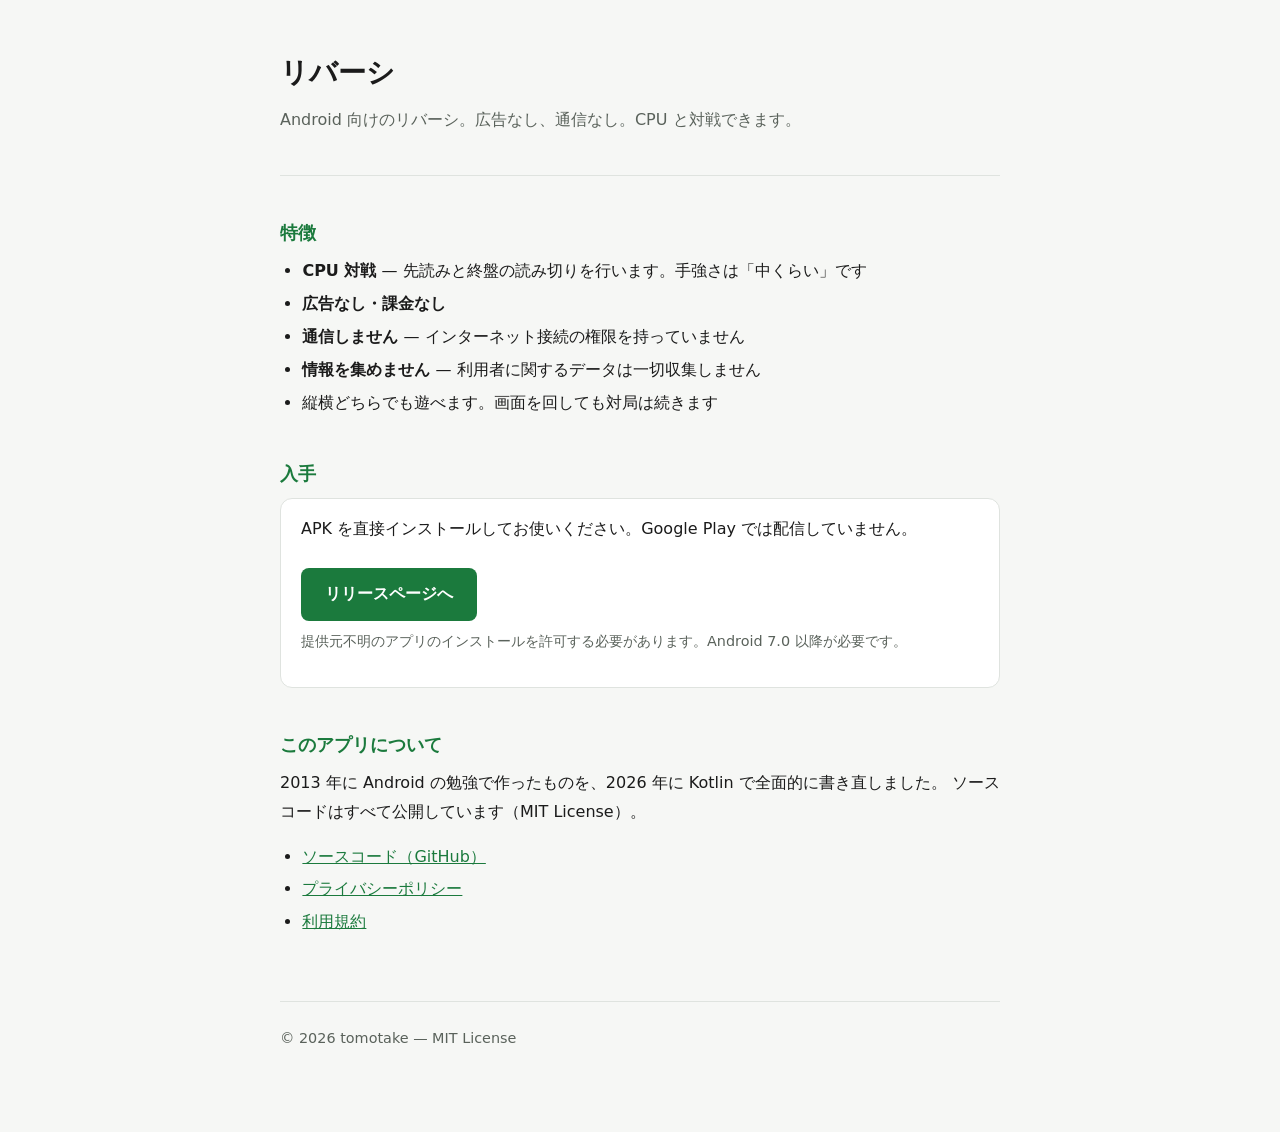
<file: docs/index.html>
<!DOCTYPE html>
<html lang="ja">
<head>
<meta charset="utf-8">
<meta name="viewport" content="width=device-width, initial-scale=1">
<title>リバーシ</title>
<meta name="description" content="Android 向けのリバーシ。広告なし、通信なし、CPU 対戦つき。">
<link rel="stylesheet" href="style.css">
</head>
<body>
<main>

<header>
<h1>リバーシ</h1>
<p class="lead">Android 向けのリバーシ。広告なし、通信なし。CPU と対戦できます。</p>
</header>

<h2>特徴</h2>
<ul>
<li><strong>CPU 対戦</strong> — 先読みと終盤の読み切りを行います。手強さは「中くらい」です</li>
<li><strong>広告なし・課金なし</strong></li>
<li><strong>通信しません</strong> — インターネット接続の権限を持っていません</li>
<li><strong>情報を集めません</strong> — 利用者に関するデータは一切収集しません</li>
<li>縦横どちらでも遊べます。画面を回しても対局は続きます</li>
</ul>

<h2>入手</h2>
<div class="card">
<p>APK を直接インストールしてお使いください。Google Play では配信していません。</p>
<a class="button" href="https://github.com/tomoka/ReversiStudy/releases">リリースページへ</a>
<p class="meta">提供元不明のアプリのインストールを許可する必要があります。Android 7.0 以降が必要です。</p>
</div>

<h2>このアプリについて</h2>
<p>
2013 年に Android の勉強で作ったものを、2026 年に Kotlin で全面的に書き直しました。
ソースコードはすべて公開しています（MIT License）。
</p>
<ul>
<li><a href="https://github.com/tomoka/ReversiStudy">ソースコード（GitHub）</a></li>
<li><a href="privacy.html">プライバシーポリシー</a></li>
<li><a href="terms.html">利用規約</a></li>
</ul>

<footer>
<p>&copy; 2026 tomotake — MIT License</p>
</footer>

</main>
</body>
</html>
</file>
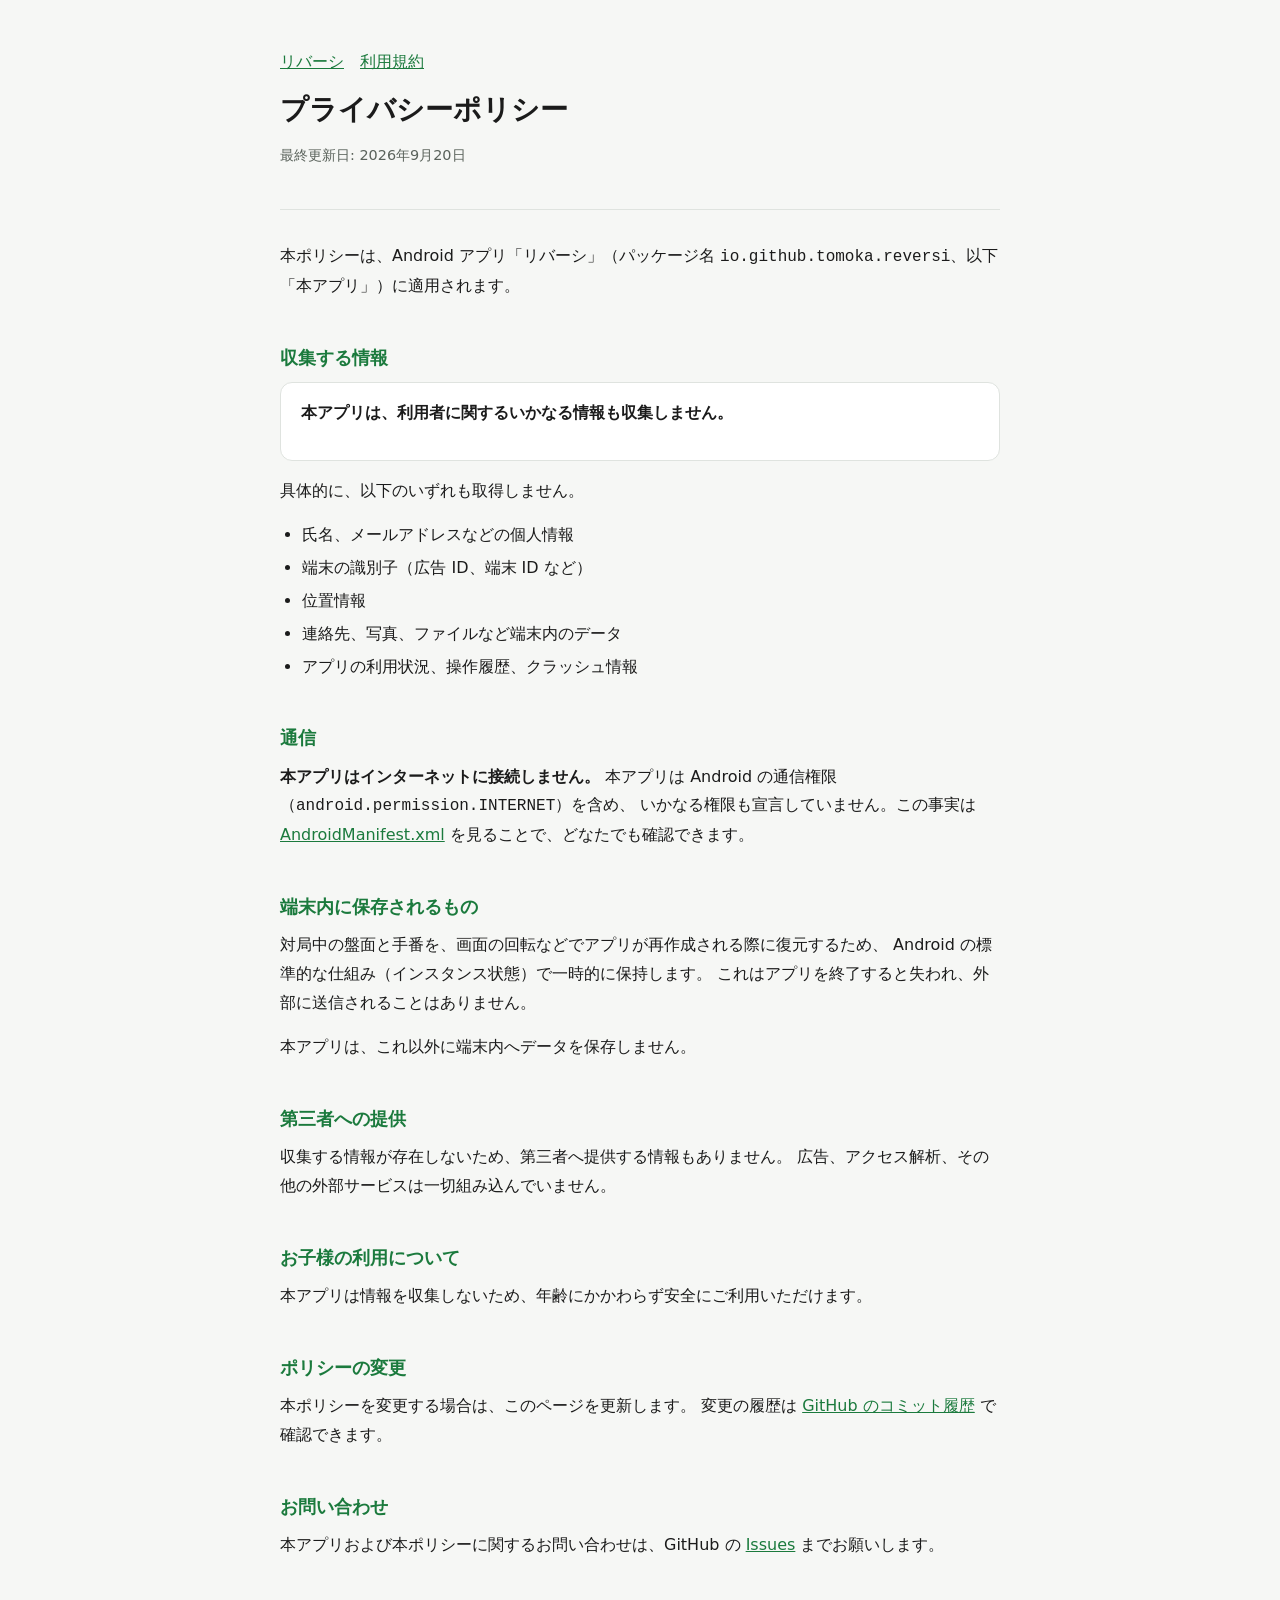
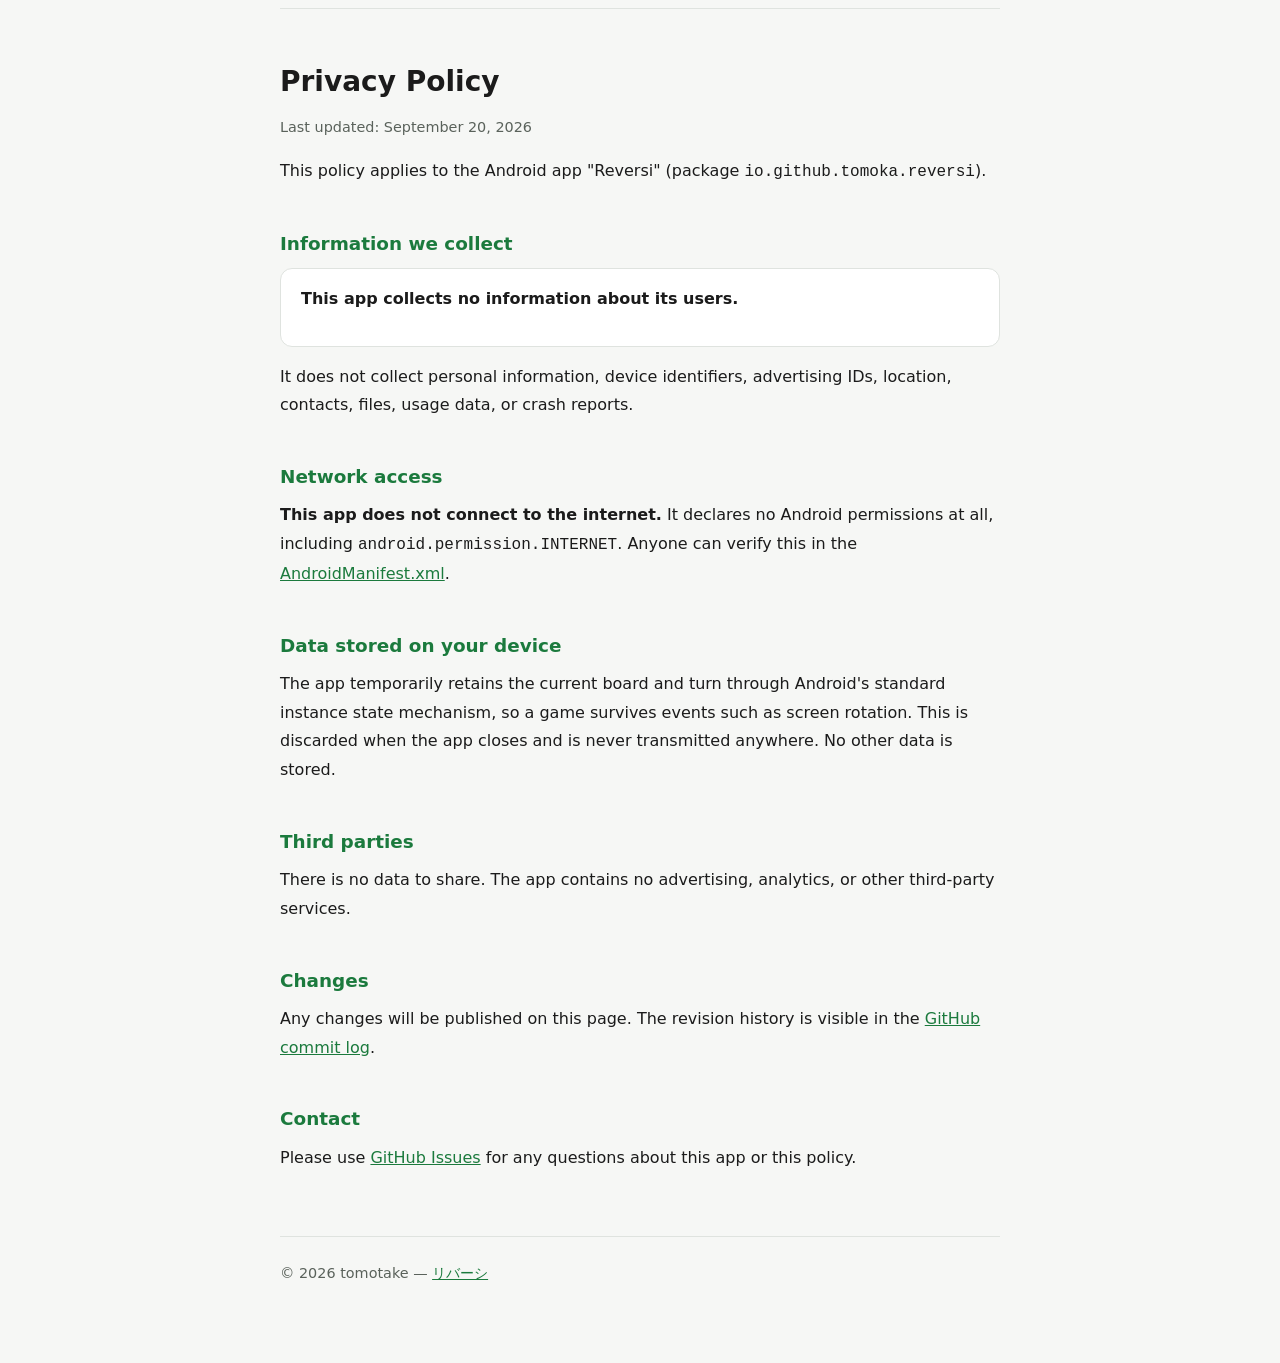
<file: docs/privacy.html>
<!DOCTYPE html>
<html lang="ja">
<head>
<meta charset="utf-8">
<meta name="viewport" content="width=device-width, initial-scale=1">
<title>プライバシーポリシー — リバーシ</title>
<meta name="description" content="リバーシ（Android アプリ）のプライバシーポリシー。情報を一切収集しません。">
<link rel="stylesheet" href="style.css">
</head>
<body>
<main>

<header>
<nav><a href="index.html">リバーシ</a><a href="terms.html">利用規約</a></nav>
<h1>プライバシーポリシー</h1>
<p class="meta">最終更新日: 2026年9月20日</p>
</header>

<p>
本ポリシーは、Android アプリ「リバーシ」（パッケージ名 <code>io.github.tomoka.reversi</code>、以下「本アプリ」）に適用されます。
</p>

<h2>収集する情報</h2>
<div class="card">
<p><strong>本アプリは、利用者に関するいかなる情報も収集しません。</strong></p>
</div>
<p>具体的に、以下のいずれも取得しません。</p>
<ul>
<li>氏名、メールアドレスなどの個人情報</li>
<li>端末の識別子（広告 ID、端末 ID など）</li>
<li>位置情報</li>
<li>連絡先、写真、ファイルなど端末内のデータ</li>
<li>アプリの利用状況、操作履歴、クラッシュ情報</li>
</ul>

<h2>通信</h2>
<p>
<strong>本アプリはインターネットに接続しません。</strong>
本アプリは Android の通信権限（<code>android.permission.INTERNET</code>）を含め、
いかなる権限も宣言していません。この事実は
<a href="https://github.com/tomoka/ReversiStudy/blob/master/app/src/main/AndroidManifest.xml">AndroidManifest.xml</a>
を見ることで、どなたでも確認できます。
</p>

<h2>端末内に保存されるもの</h2>
<p>
対局中の盤面と手番を、画面の回転などでアプリが再作成される際に復元するため、
Android の標準的な仕組み（インスタンス状態）で一時的に保持します。
これはアプリを終了すると失われ、外部に送信されることはありません。
</p>
<p>
本アプリは、これ以外に端末内へデータを保存しません。
</p>

<h2>第三者への提供</h2>
<p>
収集する情報が存在しないため、第三者へ提供する情報もありません。
広告、アクセス解析、その他の外部サービスは一切組み込んでいません。
</p>

<h2>お子様の利用について</h2>
<p>
本アプリは情報を収集しないため、年齢にかかわらず安全にご利用いただけます。
</p>

<h2>ポリシーの変更</h2>
<p>
本ポリシーを変更する場合は、このページを更新します。
変更の履歴は
<a href="https://github.com/tomoka/ReversiStudy/commits/master/docs/privacy.html">GitHub のコミット履歴</a>
で確認できます。
</p>

<h2>お問い合わせ</h2>
<p>
本アプリおよび本ポリシーに関するお問い合わせは、GitHub の
<a href="https://github.com/tomoka/ReversiStudy/issues">Issues</a>
までお願いします。
</p>

<hr>

<h1>Privacy Policy</h1>
<p class="meta">Last updated: September 20, 2026</p>

<p>
This policy applies to the Android app "Reversi" (package <code>io.github.tomoka.reversi</code>).
</p>

<h2>Information we collect</h2>
<div class="card">
<p><strong>This app collects no information about its users.</strong></p>
</div>
<p>
It does not collect personal information, device identifiers, advertising IDs,
location, contacts, files, usage data, or crash reports.
</p>

<h2>Network access</h2>
<p>
<strong>This app does not connect to the internet.</strong>
It declares no Android permissions at all, including
<code>android.permission.INTERNET</code>. Anyone can verify this in the
<a href="https://github.com/tomoka/ReversiStudy/blob/master/app/src/main/AndroidManifest.xml">AndroidManifest.xml</a>.
</p>

<h2>Data stored on your device</h2>
<p>
The app temporarily retains the current board and turn through Android's standard
instance state mechanism, so a game survives events such as screen rotation.
This is discarded when the app closes and is never transmitted anywhere.
No other data is stored.
</p>

<h2>Third parties</h2>
<p>
There is no data to share. The app contains no advertising, analytics, or other
third-party services.
</p>

<h2>Changes</h2>
<p>
Any changes will be published on this page. The revision history is visible in the
<a href="https://github.com/tomoka/ReversiStudy/commits/master/docs/privacy.html">GitHub commit log</a>.
</p>

<h2>Contact</h2>
<p>
Please use
<a href="https://github.com/tomoka/ReversiStudy/issues">GitHub Issues</a>
for any questions about this app or this policy.
</p>

<footer>
<p>&copy; 2026 tomotake — <a href="index.html">リバーシ</a></p>
</footer>

</main>
</body>
</html>
</file>
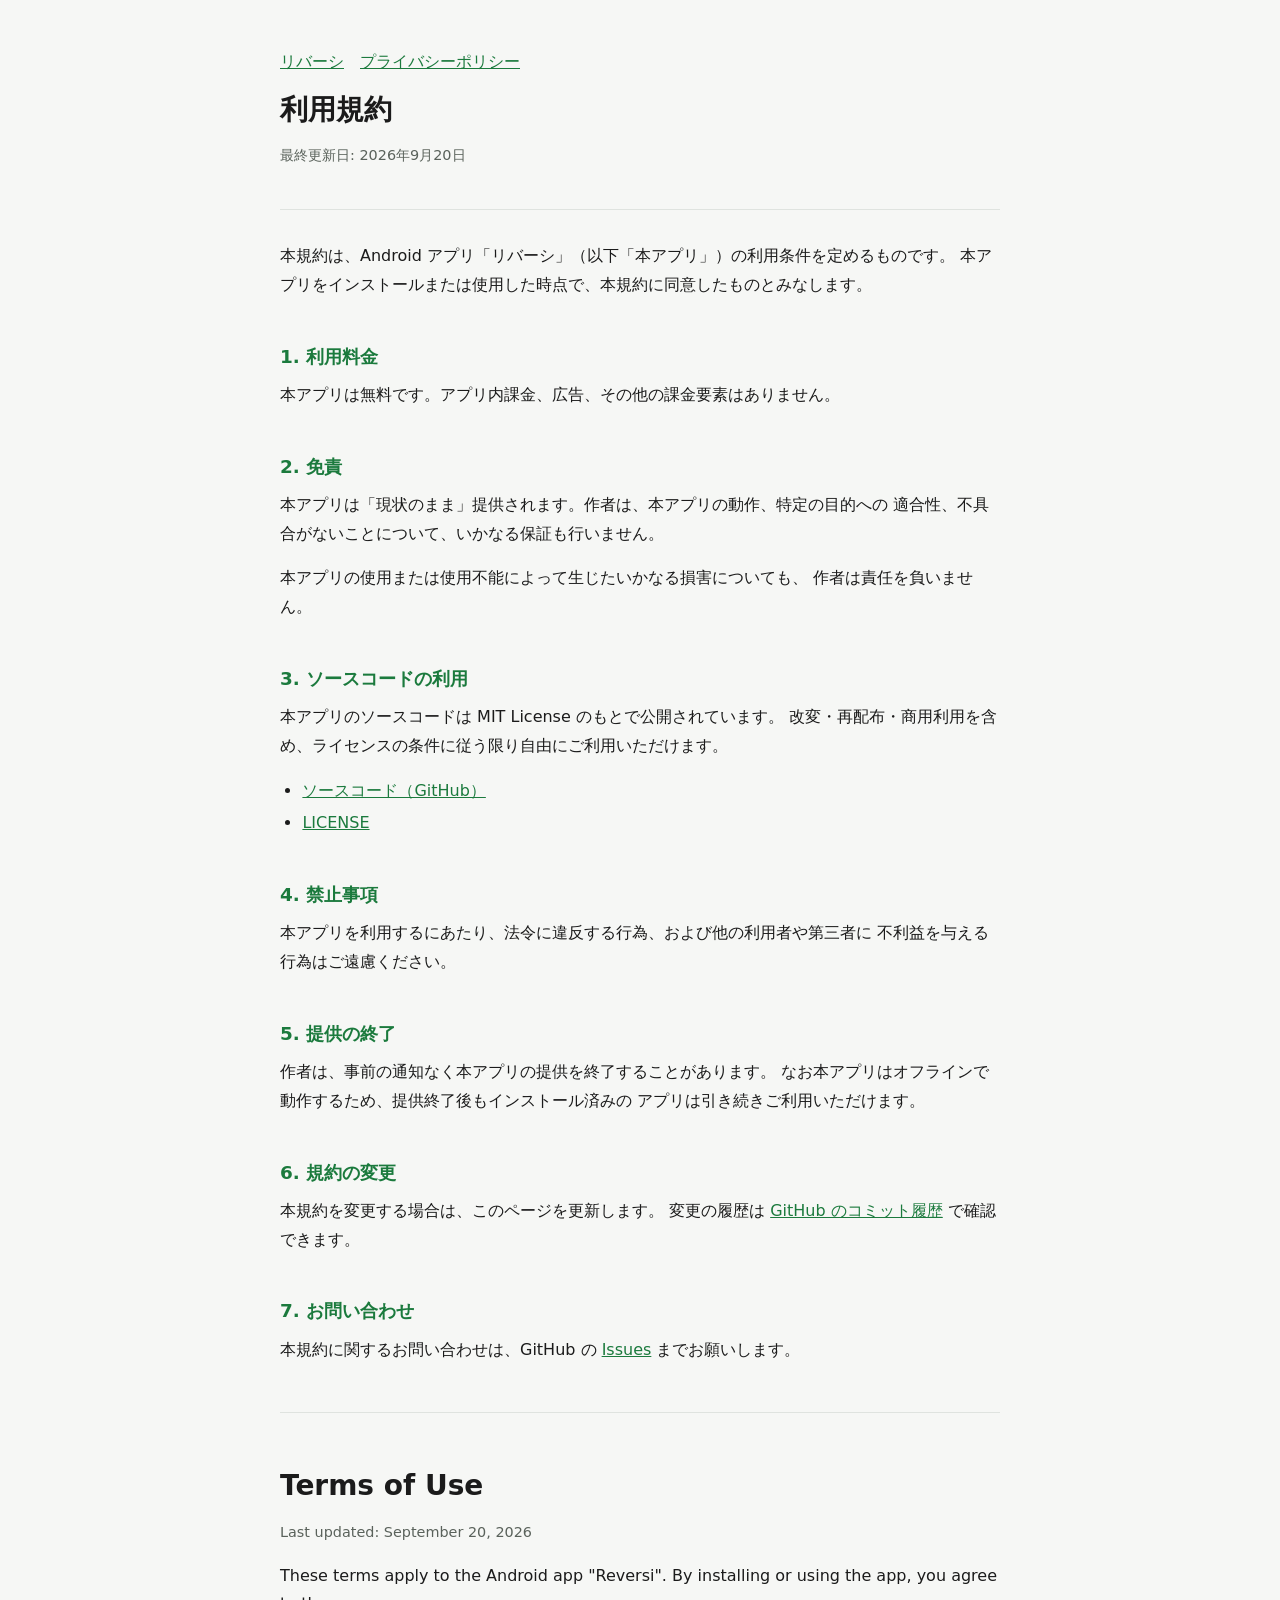
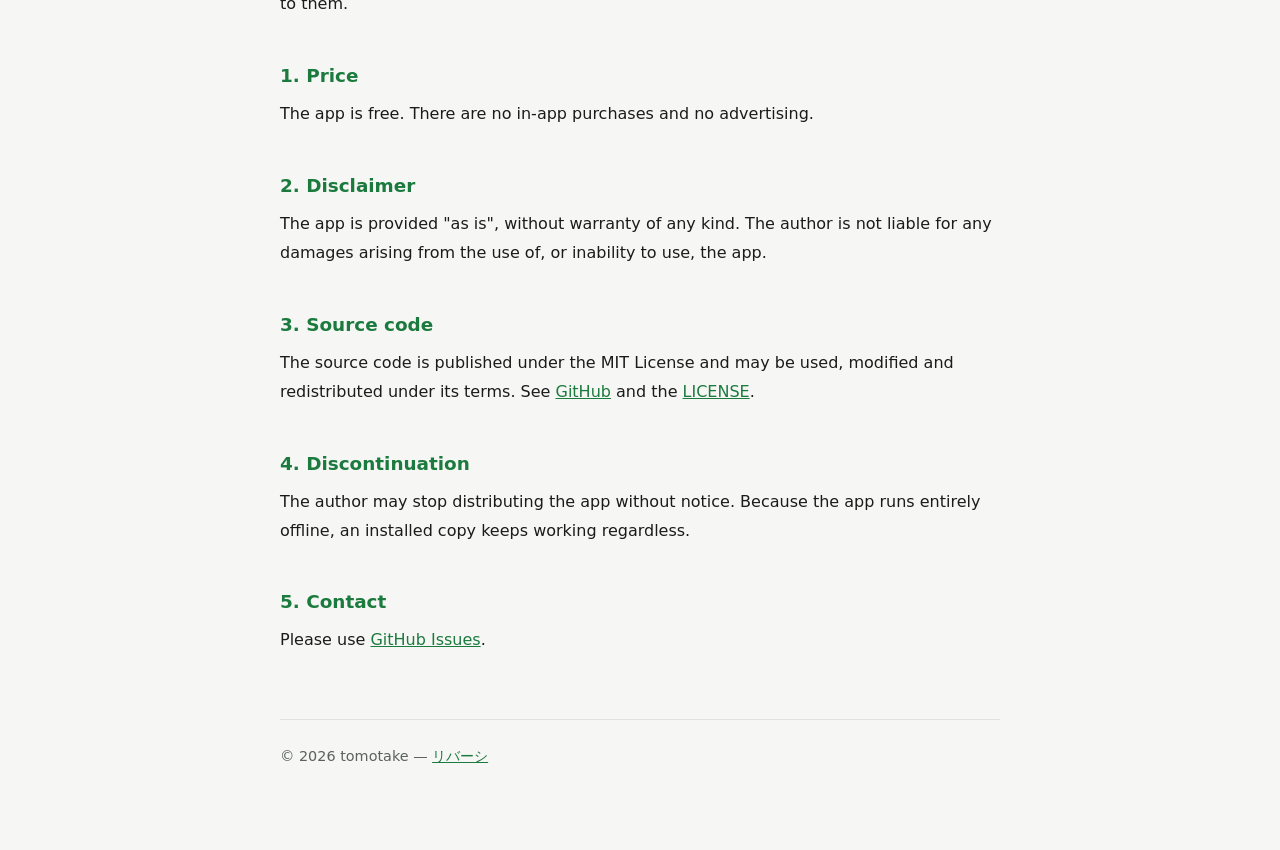
<file: docs/terms.html>
<!DOCTYPE html>
<html lang="ja">
<head>
<meta charset="utf-8">
<meta name="viewport" content="width=device-width, initial-scale=1">
<title>利用規約 — リバーシ</title>
<meta name="description" content="リバーシ（Android アプリ）の利用規約。">
<link rel="stylesheet" href="style.css">
</head>
<body>
<main>

<header>
<nav><a href="index.html">リバーシ</a><a href="privacy.html">プライバシーポリシー</a></nav>
<h1>利用規約</h1>
<p class="meta">最終更新日: 2026年9月20日</p>
</header>

<p>
本規約は、Android アプリ「リバーシ」（以下「本アプリ」）の利用条件を定めるものです。
本アプリをインストールまたは使用した時点で、本規約に同意したものとみなします。
</p>

<h2>1. 利用料金</h2>
<p>
本アプリは無料です。アプリ内課金、広告、その他の課金要素はありません。
</p>

<h2>2. 免責</h2>
<p>
本アプリは「現状のまま」提供されます。作者は、本アプリの動作、特定の目的への
適合性、不具合がないことについて、いかなる保証も行いません。
</p>
<p>
本アプリの使用または使用不能によって生じたいかなる損害についても、
作者は責任を負いません。
</p>

<h2>3. ソースコードの利用</h2>
<p>
本アプリのソースコードは MIT License のもとで公開されています。
改変・再配布・商用利用を含め、ライセンスの条件に従う限り自由にご利用いただけます。
</p>
<ul>
<li><a href="https://github.com/tomoka/ReversiStudy">ソースコード（GitHub）</a></li>
<li><a href="https://github.com/tomoka/ReversiStudy/blob/master/LICENSE">LICENSE</a></li>
</ul>

<h2>4. 禁止事項</h2>
<p>
本アプリを利用するにあたり、法令に違反する行為、および他の利用者や第三者に
不利益を与える行為はご遠慮ください。
</p>

<h2>5. 提供の終了</h2>
<p>
作者は、事前の通知なく本アプリの提供を終了することがあります。
なお本アプリはオフラインで動作するため、提供終了後もインストール済みの
アプリは引き続きご利用いただけます。
</p>

<h2>6. 規約の変更</h2>
<p>
本規約を変更する場合は、このページを更新します。
変更の履歴は
<a href="https://github.com/tomoka/ReversiStudy/commits/master/docs/terms.html">GitHub のコミット履歴</a>
で確認できます。
</p>

<h2>7. お問い合わせ</h2>
<p>
本規約に関するお問い合わせは、GitHub の
<a href="https://github.com/tomoka/ReversiStudy/issues">Issues</a>
までお願いします。
</p>

<hr>

<h1>Terms of Use</h1>
<p class="meta">Last updated: September 20, 2026</p>

<p>
These terms apply to the Android app "Reversi". By installing or using the app,
you agree to them.
</p>

<h2>1. Price</h2>
<p>The app is free. There are no in-app purchases and no advertising.</p>

<h2>2. Disclaimer</h2>
<p>
The app is provided "as is", without warranty of any kind. The author is not
liable for any damages arising from the use of, or inability to use, the app.
</p>

<h2>3. Source code</h2>
<p>
The source code is published under the MIT License and may be used, modified and
redistributed under its terms. See
<a href="https://github.com/tomoka/ReversiStudy">GitHub</a> and the
<a href="https://github.com/tomoka/ReversiStudy/blob/master/LICENSE">LICENSE</a>.
</p>

<h2>4. Discontinuation</h2>
<p>
The author may stop distributing the app without notice. Because the app runs
entirely offline, an installed copy keeps working regardless.
</p>

<h2>5. Contact</h2>
<p>
Please use
<a href="https://github.com/tomoka/ReversiStudy/issues">GitHub Issues</a>.
</p>

<footer>
<p>&copy; 2026 tomotake — <a href="index.html">リバーシ</a></p>
</footer>

</main>
</body>
</html>
</file>
<file: docs/style.css>
:root {
    color-scheme: light dark;
    --bg: #f6f7f5;
    --surface: #ffffff;
    --text: #1b1b1b;
    --muted: #5a625b;
    --accent: #1b7a3d;
    --border: #dfe3df;
}

@media (prefers-color-scheme: dark) {
    :root {
        --bg: #101410;
        --surface: #1a201b;
        --text: #ecefec;
        --muted: #a8b0a9;
        --accent: #6cc48c;
        --border: #2b332c;
    }
}

* { box-sizing: border-box; }

body {
    margin: 0;
    padding: 0 16px 64px;
    background: var(--bg);
    color: var(--text);
    font-family: system-ui, -apple-system, "Hiragino Kaku Gothic ProN", "Noto Sans JP", sans-serif;
    line-height: 1.8;
    font-size: 16px;
}

main { max-width: 720px; margin: 0 auto; }

header {
    padding: 48px 0 24px;
    border-bottom: 1px solid var(--border);
    margin-bottom: 32px;
}

h1 { font-size: 1.75rem; margin: 0 0 8px; }
h2 { font-size: 1.15rem; margin: 40px 0 8px; color: var(--accent); }
h3 { font-size: 1rem; margin: 24px 0 4px; }

p, ul { margin: 0 0 16px; }
ul { padding-left: 1.4em; }
li { margin-bottom: 4px; }

a { color: var(--accent); }

.lead { color: var(--muted); }

.card {
    background: var(--surface);
    border: 1px solid var(--border);
    border-radius: 12px;
    padding: 16px 20px;
    margin-bottom: 16px;
}

.button {
    display: inline-block;
    background: var(--accent);
    color: #ffffff;
    text-decoration: none;
    padding: 12px 24px;
    border-radius: 8px;
    font-weight: 600;
    margin: 8px 8px 8px 0;
}

.meta { color: var(--muted); font-size: 0.9rem; }

nav { margin-bottom: 8px; }
nav a { margin-right: 16px; }

footer {
    margin-top: 64px;
    padding-top: 24px;
    border-top: 1px solid var(--border);
    color: var(--muted);
    font-size: 0.9rem;
}

hr { border: 0; border-top: 1px solid var(--border); margin: 48px 0; }

@media (max-width: 480px) {
    header { padding-top: 32px; }
    h1 { font-size: 1.5rem; }
}
</file>
